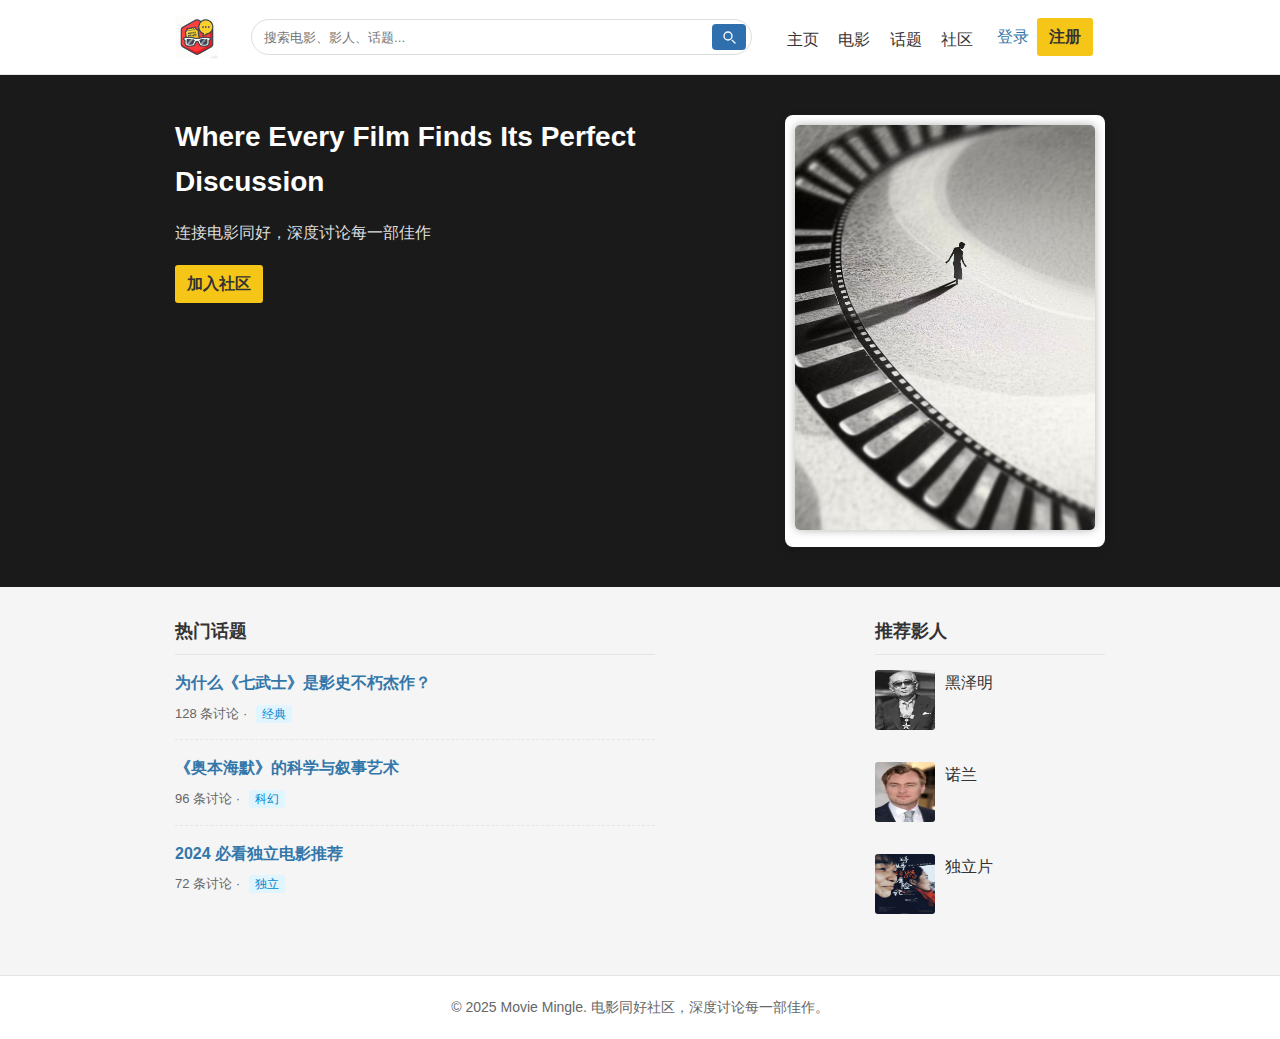
<file: index.html>
<!DOCTYPE html>
<html lang="en">
<head>
  <meta charset="UTF-8">
  <meta name="viewport" content="width=device-width, initial-scale=1.0">
  <meta name="description" content="Movie Mingle is more than just a film information platform. The platform enables precise connections among cinephiles: whether you're a Kurosawa enthusiast...">
  <title>Movie Mingle:|A Community of Cinephiles Under the Light </title>
  <link rel="stylesheet" href="styles.css">
  <link rel="icon" href="favicon.ico">
</head>
<body>
    <!-- 顶部导航 -->
    <header class="header">
        <div class="container clearfix">
            <div class="logo left">
                <!-- 使用 imgs/favicon.jpg 作为静态 logo（不可点击） -->
                <h1><img src="imgs/favicon.jpg" alt="Movie Mingle" class="logo-img" /></h1>
            </div>
            <div class="search left">
                <form>
                    <input type="text" placeholder="搜索电影、影人、话题...">
                    <button type="submit" class="search-btn" aria-label="search">
                      <!-- inline SVG magnifier -->
                      <svg width="16" height="16" viewBox="0 0 24 24" fill="none" xmlns="http://www.w3.org/2000/svg"><path d="M21 21l-4.35-4.35" stroke="#fff" stroke-width="2" stroke-linecap="round" stroke-linejoin="round"/><circle cx="10.5" cy="10.5" r="6" stroke="#fff" stroke-width="2" stroke-linecap="round" stroke-linejoin="round"/></svg>
                    </button>
                </form>
            </div>
            <div class="menu right">
                <a href="index.html" class="menu-item">主页</a>
                <a href="movies.html" class="menu-item">电影</a>
                <a href="topics.html" class="menu-item">话题</a>
                <a href="community.html" class="menu-item">社区</a>
            </div>
            <div id="header-user" class="header-user"></div>
        </div>
    </header>

    <!-- 横幅区域 -->
    <div class="banner">
        <div class="container clearfix">
            <div class="slogan left">
                <h2>Where Every Film Finds Its Perfect Discussion</h2>
                <p>连接电影同好，深度讨论每一部佳作</p>
                <a href="community.html" class="btn">加入社区</a>
            </div>
            <div class="banner-img right">
                <!-- 修正图片路径 -->
                                    <div class="img-card">
                                        <img src="imgs/background.jpg" alt="电影胶片背景">
                                    </div>
            </div>
        </div>
    </div>

    <!-- 核心内容区 -->
    <div class="main">
        <div class="container clearfix">
    

            <!-- 中栏：热门话题 -->
            <section class="content-middle left">
                <h3>热门话题</h3>
                <ul class="topic-list">
                    <li>
                        <h4><a href="movie-detail.html?id=seven-samurai">为什么《七武士》是影史不朽杰作？</a></h4>
                        <p class="meta"><i class="fa-solid fa-comment"></i> 128 条讨论 · <span class="tag">经典</span></p>
                    </li>
                    <li>
                        <h4><a href="movie-detail.html?id=oppenheimer">《奥本海默》的科学与叙事艺术</a></h4>
                        <p class="meta"><i class="fa-solid fa-comment"></i> 96 条讨论 · <span class="tag">科幻</span></p>
                    </li>
                    <li>
                        <h4><a href="topics.html">2024 必看独立电影推荐</a></h4>
                        <p class="meta"><i class="fa-solid fa-comment"></i> 72 条讨论 · <span class="tag">独立</span></p>
                    </li>
                </ul>
            </section>

            <!-- 右栏：推荐影人 -->
            <aside class="aside-right right">
                <h3>推荐影人</h3>
                <ul class="user-list">
                    <li>
                        <!-- 修正图片路径 -->
                        <img src="imgs/kurosawa.jpg" alt="用户头像" class="avatar">
                        <p>黑泽明</p><br><br>
                    </li>
                    <li>
                        <!-- 修正图片路径 -->
                        <img src="imgs/christopher-nolan.jpg" alt="用户头像" class="avatar">
                        <p>诺兰</p><br><br>
                    </li>
                    <li>
                        <!-- 修正图片路径 -->
                        <img src="imgs/indie-film.jpg" alt="用户头像" class="avatar">
                        <p>独立片</p>
                    </li>
                </ul>
            </aside>
        </div>
    </div>

    <!-- 页脚 -->
    <footer class="footer">
        <div class="container">
            <p>&copy; 2025 Movie Mingle. 电影同好社区，深度讨论每一部佳作。</p>
        </div>
    </footer>
    <script src="scripts/site-auth.js"></script>
    <script>siteAuth.renderHeader();</script>
    <script src="scripts/search.js"></script>
    <script>if(window.searchHandler && searchHandler.init) searchHandler.init();</script>
</body>
</html>
</file>
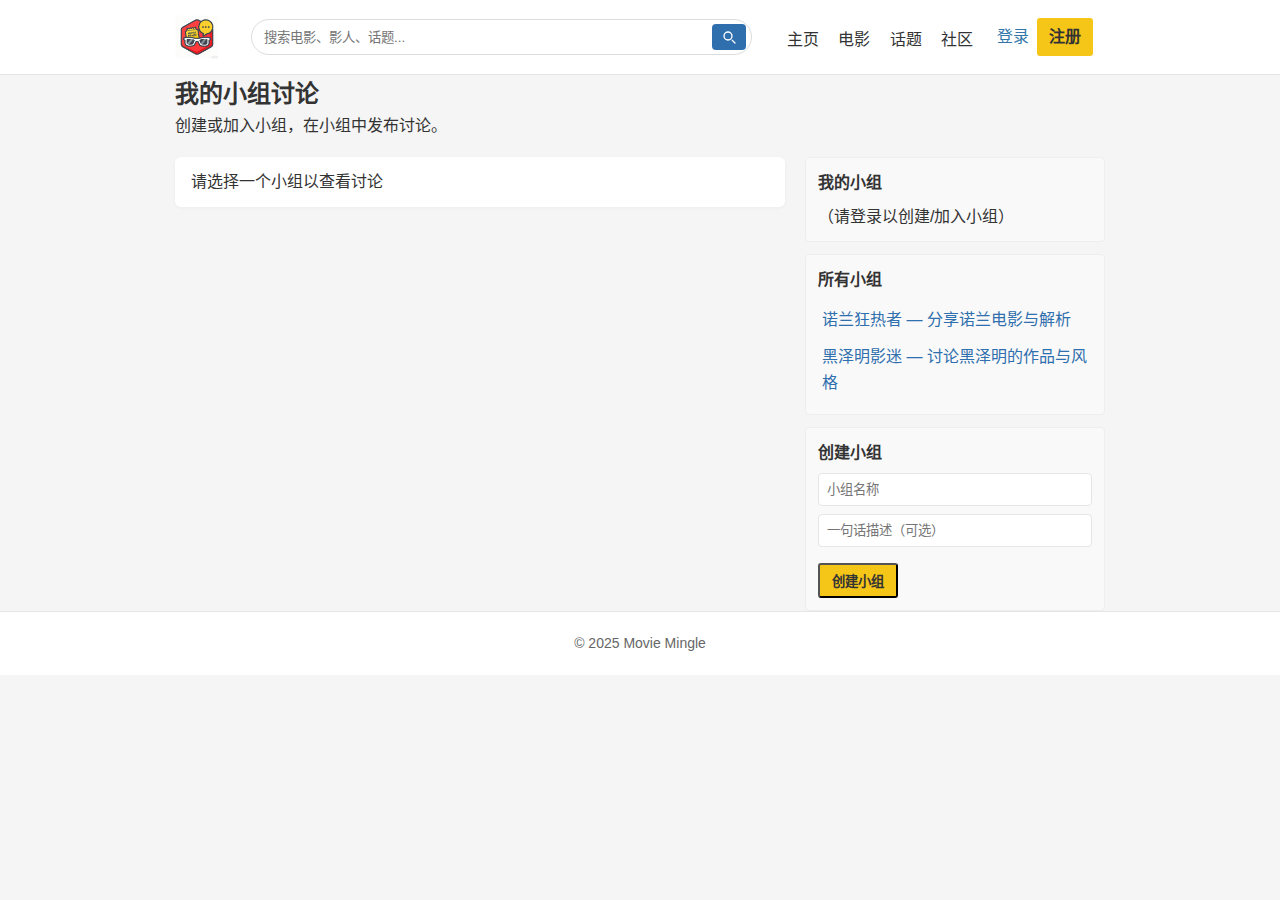
<file: community.html>
<!DOCTYPE html>
<html lang="zh-CN">
<head>
  <meta charset="utf-8">
  <meta name="viewport" content="width=device-width, initial-scale=1">
  <title>社区 · Movie Mingle</title>
  <link rel="stylesheet" href="styles.css">
</head>
<body>
  <header class="header">
    <div class="container clearfix">
      <div class="logo left"><h1><img src="imgs/favicon.jpg" alt="Movie Mingle" class="logo-img"/></h1></div>
      <div class="search left">
        <form>
          <input type="text" placeholder="搜索电影、影人、话题...">
          <button type="submit" class="search-btn" aria-label="search"><svg width="16" height="16" viewBox="0 0 24 24" fill="none" xmlns="http://www.w3.org/2000/svg"><path d="M21 21l-4.35-4.35" stroke="#fff" stroke-width="2" stroke-linecap="round" stroke-linejoin="round"/><circle cx="10.5" cy="10.5" r="6" stroke="#fff" stroke-width="2" stroke-linecap="round" stroke-linejoin="round"/></svg></button>
        </form>
      </div>
      <div class="menu right">
        <a href="index.html" class="menu-item">主页</a>
        <a href="movies.html" class="menu-item">电影</a>
        <a href="topics.html" class="menu-item">话题</a>
        <a href="community.html" class="menu-item">社区</a>
      </div>
      <div id="header-user" class="header-user"></div>
    </div>
  </header>

  <main class="container">
    <h2>我的小组讨论</h2>
    <p>创建或加入小组，在小组中发布讨论。</p>

    <div class="groups-layout">
      <section class="groups-main" aria-label="小组内容">
        <div id="group-header" class="group-header">请选择一个小组以查看讨论</div>

        <div id="group-compose" class="group-compose" style="display:none">
          <form id="post-form">
            <input id="post-title" name="title" placeholder="讨论标题" required>
            <textarea id="post-content" name="content" placeholder="写下你的想法..." required></textarea>
            <div class="compose-actions">
              <button type="submit" class="btn">发布讨论</button>
            </div>
          </form>
        </div>

        <div id="group-posts" class="group-posts">
          <!-- 帖子列表由 scripts/groups.js 渲染 -->
        </div>
      </section>

      <aside class="groups-aside" aria-label="小组侧栏">
        <div class="box">
          <h3>我的小组</h3>
          <div id="my-groups">暂无（登录后创建）</div>
        </div>

        <div class="box" style="margin-top:12px">
          <h3>所有小组</h3>
          <div id="groups-list">正在加载小组…</div>
        </div>

        <div class="box" style="margin-top:12px">
          <h3>创建小组</h3>
          <form id="create-group-form">
            <input id="group-name" name="name" placeholder="小组名称" required>
            <input id="group-desc" name="desc" placeholder="一句话描述（可选）">
            <div style="margin-top:8px"><button type="submit" class="btn">创建小组</button></div>
          </form>
        </div>
      </aside>
    </div>
  </main>

  <footer class="footer">
    <div class="container">&copy; 2025 Movie Mingle</div>
  </footer>
  <script src="scripts/site-auth.js"></script>
  <script src="scripts/groups.js"></script>
  <script>siteAuth.renderHeader();</script>
  <script>if(window.groups) groups.init();</script>
</body>
</html>
</file>
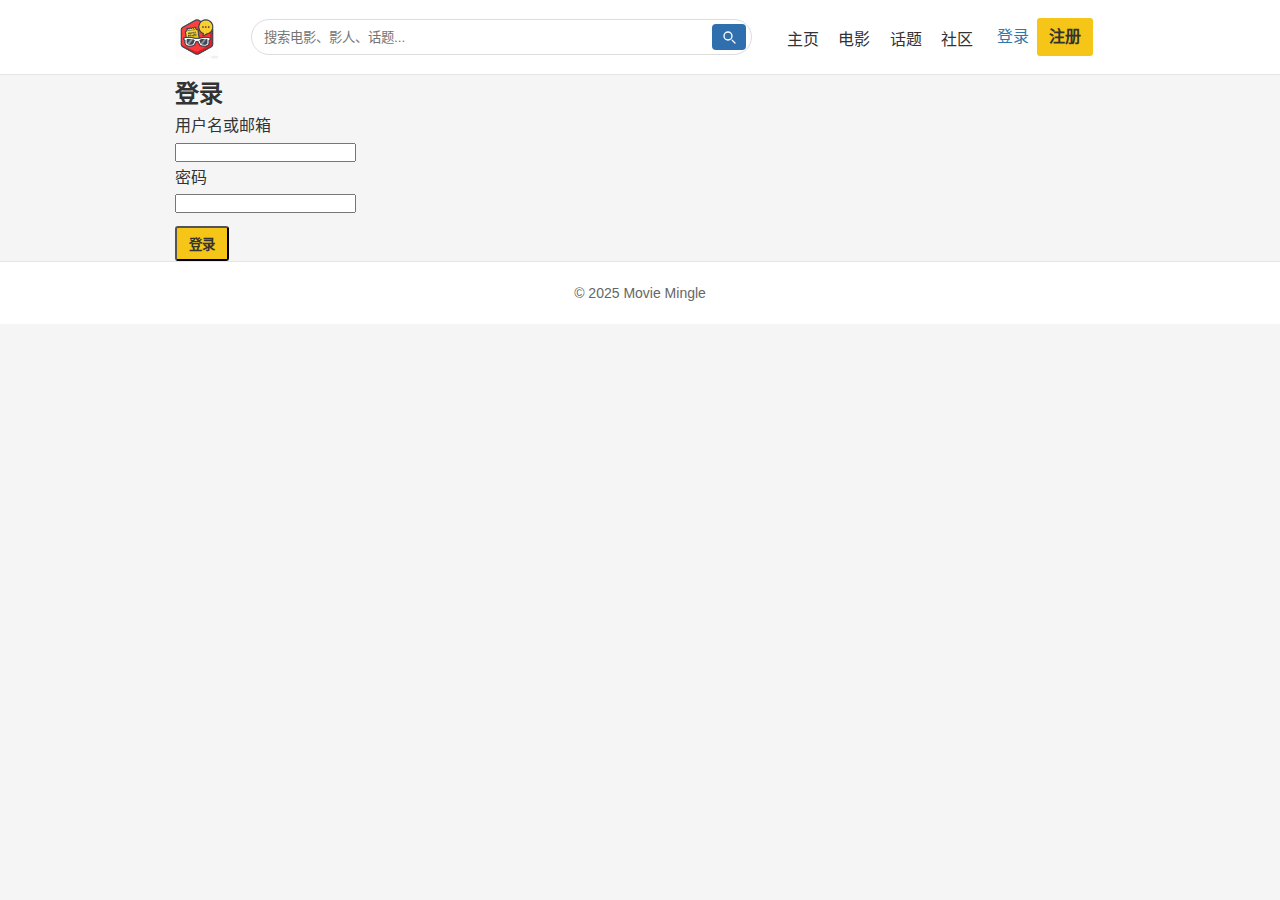
<file: login.html>
<!DOCTYPE html>
<html lang="zh-CN">
  <head>
    <meta charset="utf-8">
    <meta name="viewport" content="width=device-width, initial-scale=1">
    <title>登录 · Movie Mingle</title>
    <link rel="icon" type="image/jpeg" href="imgs/favicon.jpg">
    <link rel="stylesheet" href="styles.css">
  </head>
<body>
  <header class="header">
    <div class="container clearfix">
      <div class="logo left"><h1><img src="imgs/favicon.jpg" alt="Movie Mingle" class="logo-img"/></h1></div>
      <div class="search left">
        <form>
          <input type="text" placeholder="搜索电影、影人、话题...">
          <button type="submit" class="search-btn" aria-label="search"><svg width="16" height="16" viewBox="0 0 24 24" fill="none" xmlns="http://www.w3.org/2000/svg"><path d="M21 21l-4.35-4.35" stroke="#fff" stroke-width="2" stroke-linecap="round" stroke-linejoin="round"/><circle cx="10.5" cy="10.5" r="6" stroke="#fff" stroke-width="2" stroke-linecap="round" stroke-linejoin="round"/></svg></button>
        </form>
      </div>
      <div class="menu right">
        <a href="index.html" class="menu-item">主页</a>
        <a href="movies.html" class="menu-item">电影</a>
        <a href="topics.html" class="menu-item">话题</a>
        <a href="community.html" class="menu-item">社区</a>
      </div>
      <div id="header-user" class="header-user"></div>
    </div>
  </header>

  <main class="container">
    <h2>登录</h2>
    <form id="login-form">
      <div>
        <label>用户名或邮箱</label><br>
        <input type="text" name="who" />
      </div>
      <div>
        <label>密码</label><br>
        <input type="password" name="password" />
      </div>
      <div style="margin-top:10px;">
        <button class="btn" type="submit">登录</button>
      </div>
    </form>
    <script src="scripts/site-auth.js"></script>
    <script>
      document.getElementById('login-form').addEventListener('submit', siteAuth.loginSubmit);
      siteAuth.renderHeader();
    </script>
  </main>

  <footer class="footer">
    <div class="container">&copy; 2025 Movie Mingle</div>
  </footer>
</body>
</html>
</file>
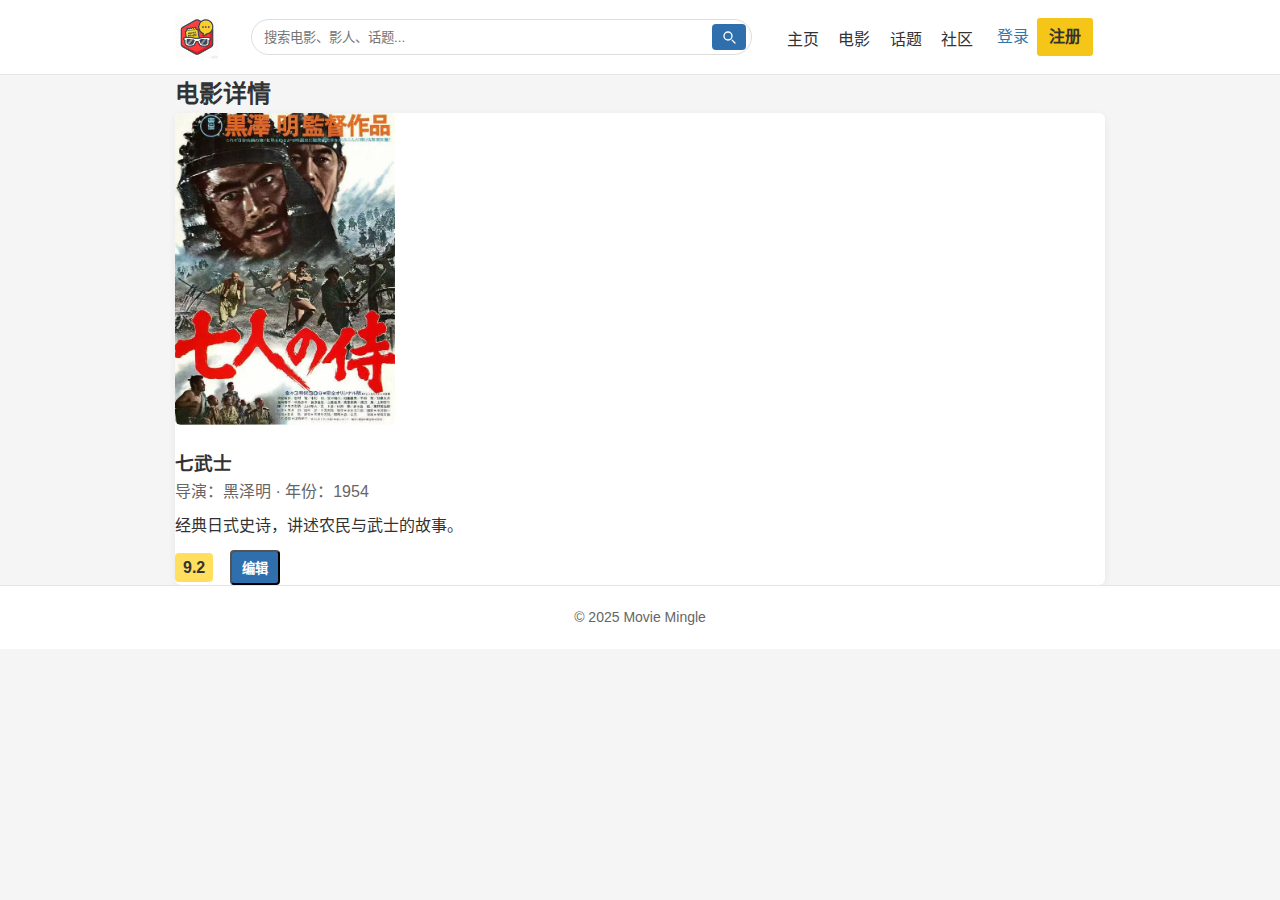
<file: movie-detail.html>
<!DOCTYPE html>
<html lang="zh-CN">
<head>
  <meta charset="utf-8">
  <meta name="viewport" content="width=device-width, initial-scale=1">
  <title>电影详情 · Movie Mingle</title>
    <link rel="icon" type="image/jpeg" href="imgs/favicon.jpg">
  <link rel="stylesheet" href="styles.css">
</head>
<body>
  <header class="header">
    <div class="container clearfix">
      <div class="logo left"><h1><img src="imgs/favicon.jpg" alt="Movie Mingle" class="logo-img"/></h1></div>
      <div class="search left">
        <form>
          <input type="text" placeholder="搜索电影、影人、话题...">
          <button type="submit" class="search-btn" aria-label="search"><svg width="16" height="16" viewBox="0 0 24 24" fill="none" xmlns="http://www.w3.org/2000/svg"><path d="M21 21l-4.35-4.35" stroke="#fff" stroke-width="2" stroke-linecap="round" stroke-linejoin="round"/><circle cx="10.5" cy="10.5" r="6" stroke="#fff" stroke-width="2" stroke-linecap="round" stroke-linejoin="round"/></svg></button>
        </form>
      </div>
      <div class="menu right">
        <a href="index.html" class="menu-item">主页</a>
        <a href="movies.html" class="menu-item">电影</a>
        <a href="topics.html" class="menu-item">话题</a>
        <a href="community.html" class="menu-item">社区</a>
      </div>
      <div id="header-user" class="header-user"></div>
    </div>
  </header>

  <main class="container">
    <h2>电影详情</h2>
  
    <section class="movie" id="movie-detail">
      <!-- 由 scripts/movie-detail.js 渲染 -->
      <div class="movie-card" style="display:flex; gap:16px; align-items:flex-start">
        <div id="poster-wrap">
          <img id="movie-poster" src="imgs/seven-samurai.jpg" alt="海报" style="width:220px; border-radius:6px;">
        </div>
        <div style="flex:1">
          <h3 id="movie-title">—</h3>
          <div id="movie-meta" style="color:#666; margin-bottom:8px">导演：<span id="movie-director">—</span> · 年份：<span id="movie-year">—</span></div>
          <div id="movie-desc" style="color:#333; white-space:pre-wrap;">（暂无简介）</div>
          <div style="margin-top:12px">
            <span id="movie-rating" class="rating" style="background:#ffdf5d;padding:6px 8px;border-radius:4px;font-weight:700;">—</span>
            <button id="edit-movie-btn" class="btn" style="margin-left:12px">编辑</button>
          </div>
        </div>
      </div>

      <!-- 编辑表单（隐藏，切换显示） -->
      <div id="movie-edit" style="display:none; margin-top:14px; background:#fff; padding:12px; border-radius:6px; border:1px solid #eee;">
        <form id="movie-edit-form">
          <div style="display:flex; gap:12px; align-items:flex-start">
            <div style="width:220px">
              <img id="edit-poster-preview" src="imgs/seven-samurai.jpg" alt="预览" style="width:100%; border-radius:6px; margin-bottom:8px">
              <input id="edit-poster-file" type="file" accept="image/*">
            </div>
            <div style="flex:1">
              <input id="edit-title" placeholder="片名" style="width:100%; padding:8px; margin-bottom:8px;">
              <input id="edit-director" placeholder="导演" style="width:48%; padding:8px; margin-right:4%;">
              <input id="edit-year" placeholder="年份" style="width:48%; padding:8px;">
              <textarea id="edit-desc" placeholder="简介" style="width:100%; height:120px; margin-top:8px; padding:8px"></textarea>
              <div style="margin-top:8px">
                <button class="btn" type="submit">保存</button>
                <button id="cancel-edit" type="button" class="btn" style="margin-left:8px; background:#eee">取消</button>
              </div>
            </div>
          </div>
        </form>
      </div>
    </section>   
  </main>

  <footer class="footer">
    <div class="container">&copy; 2025 Movie Mingle</div>
  </footer>
  <script src="scripts/site-auth.js"></script>
  <script src="scripts/movie-detail.js"></script>
  <script>siteAuth.renderHeader();</script>
  <script>if(window.movieDetail) movieDetail.init();</script>
</body>
</html>
</file>
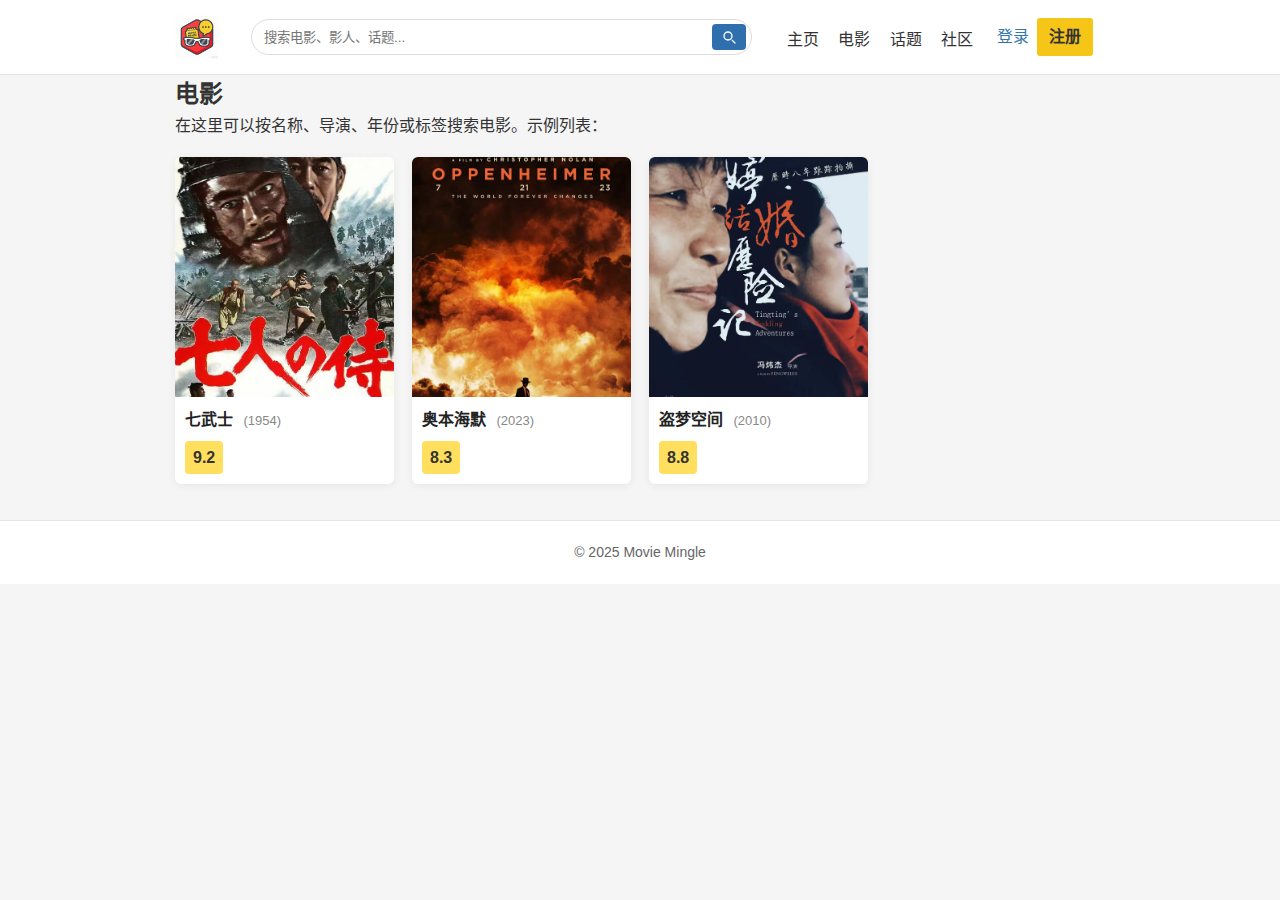
<file: movies.html>
<!DOCTYPE html>
<html lang="zh-CN">
<head>
  <meta charset="utf-8">
  <meta name="viewport" content="width=device-width, initial-scale=1">
  <title>电影 · Movie Mingle</title>
  <link rel="stylesheet" href="styles.css">
</head>
<body>
  <header class="header">
    <div class="container clearfix">
      <div class="logo left"><h1><img src="imgs/favicon.jpg" alt="Movie Mingle" class="logo-img"/></h1></div>
      <div class="search left">
        <form>
          <input type="text" placeholder="搜索电影、影人、话题...">
          <button type="submit" class="search-btn" aria-label="search"><svg width="16" height="16" viewBox="0 0 24 24" fill="none" xmlns="http://www.w3.org/2000/svg"><path d="M21 21l-4.35-4.35" stroke="#fff" stroke-width="2" stroke-linecap="round" stroke-linejoin="round"/><circle cx="10.5" cy="10.5" r="6" stroke="#fff" stroke-width="2" stroke-linecap="round" stroke-linejoin="round"/></svg></button>
        </form>
      </div>
      <div class="menu right">
        <a href="index.html" class="menu-item">主页</a>
        <a href="movies.html" class="menu-item">电影</a>
        <a href="topics.html" class="menu-item">话题</a>
        <a href="community.html" class="menu-item">社区</a>
      </div>
      <div id="header-user" class="header-user"></div>
    </div>
  </header>

  <main class="container">
    <h2>电影</h2>
    <p>在这里可以按名称、导演、年份或标签搜索电影。示例列表：</p>

    <!-- 电影卡片网格 （由 scripts/movies.js 动态渲染） -->
    <section id="movies-grid" class="movies-grid" aria-label="电影列表">
      <!-- cards inserted here -->
    </section>
  </main>

  <footer class="footer">
    <div class="container">&copy; 2025 Movie Mingle</div>
  </footer>
  <script src="scripts/site-auth.js"></script>
  <script>siteAuth.renderHeader();</script>
  <script src="scripts/movies.js"></script>
  <script>if(window.moviesList && moviesList.init) moviesList.init();</script>
  <script src="scripts/search.js"></script>
  <script>if(window.searchHandler && searchHandler.init) searchHandler.init();</script>
</body>
</html>
</file>
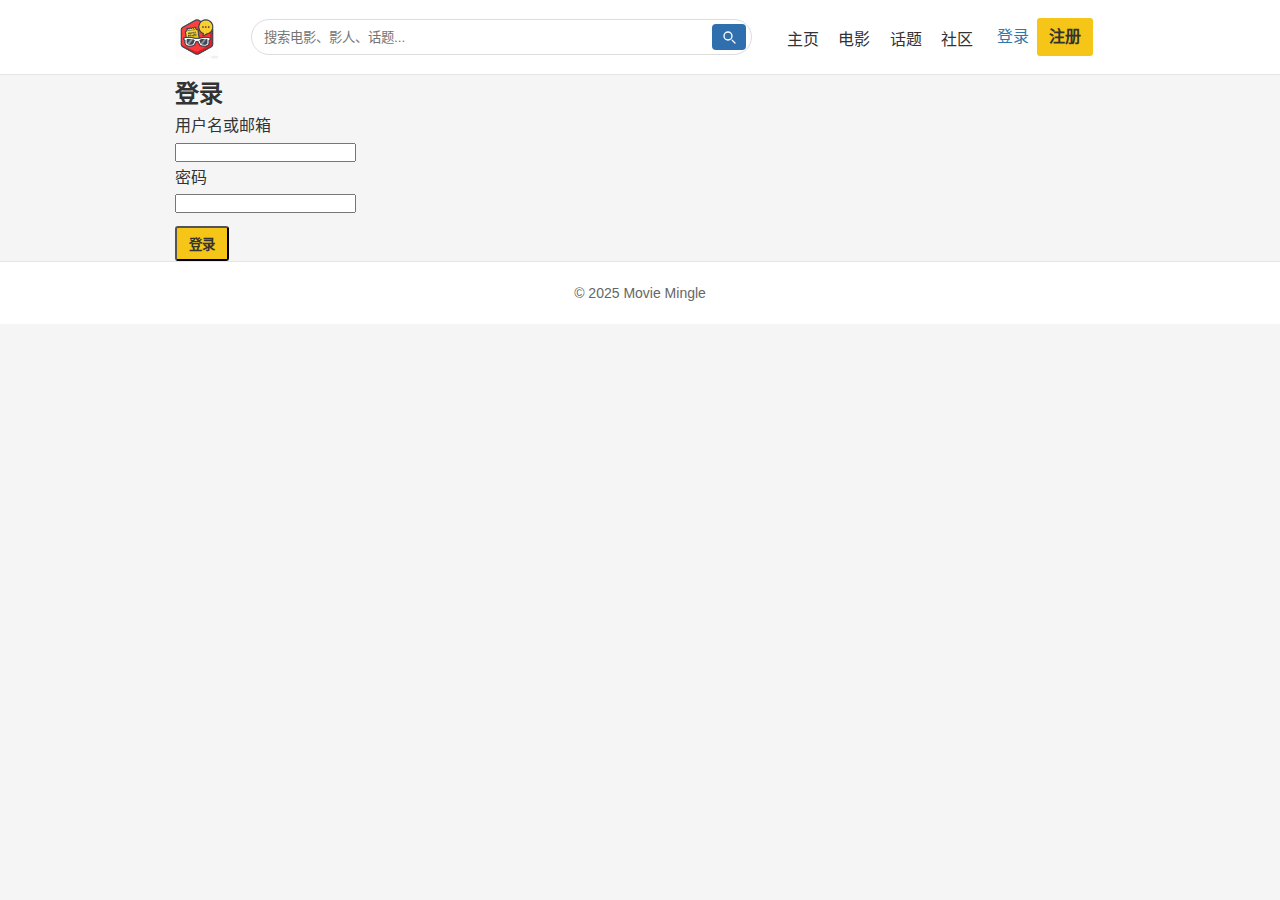
<file: profile.html>
<!DOCTYPE html>
<html lang="zh-CN">
<head>
  <meta charset="utf-8">
  <meta name="viewport" content="width=device-width, initial-scale=1">
  <title>个人主页 · Movie Mingle</title>
  <link rel="stylesheet" href="styles.css">
</head>
<body>
  <header class="header">
    <div class="container clearfix">
      <div class="logo left"><h1><img src="imgs/favicon.jpg" alt="Movie Mingle" class="logo-img"></h1></div>
      <div class="search left">
        <form>
          <input type="text" placeholder="搜索电影、影人、话题...">
          <button type="submit" class="search-btn" aria-label="search"><svg width="16" height="16" viewBox="0 0 24 24" fill="none" xmlns="http://www.w3.org/2000/svg"><path d="M21 21l-4.35-4.35" stroke="#fff" stroke-width="2" stroke-linecap="round" stroke-linejoin="round"/><circle cx="10.5" cy="10.5" r="6" stroke="#fff" stroke-width="2" stroke-linecap="round" stroke-linejoin="round"/></svg></button>
        </form>
      </div>
      <div class="menu right">
        <a href="index.html" class="menu-item">主页</a>
        <a href="movies.html" class="menu-item">电影</a>
        <a href="topics.html" class="menu-item">话题</a>
        <a href="community.html" class="menu-item">社区</a>
      </div>
      <div id="header-user" class="header-user"></div>
    </div>
  </header>

  <div class="container main profile-page">
    <div class="profile-left" style="float:left; width:65%;">
      <h2>个人主页 · <span id="profile-name"></span></h2>
      <div class="profile-card" style="display:flex; gap:12px; align-items:center; margin:12px 0 18px;">
        <img id="profile-avatar" src="imgs/kurosawa.jpg" alt="avatar" style="width:96px; height:96px; object-fit:cover; border-radius:6px;">
        <div style="flex:1">
          <div style="display:flex; gap:12px; align-items:center;">
            <div><strong id="profile-display-name"></strong></div>
            <div style="color:#666; font-size:13px;">· 帖子 <span id="profile-posts-count">0</span></div>
            <div style="color:#666; font-size:13px;">· 粉丝 <span id="profile-followers-count">0</span></div>
            <div style="color:#666; font-size:13px;">· 关注 <span id="profile-following-count">0</span></div>
          </div>
          <div id="profile-bio-display" style="color:#666; margin-top:6px;">（未填写个人简介）</div>
          <div style="margin-top:8px; display:flex; gap:8px; align-items:center;" id="profile-actions">
            <div><button id="edit-profile-btn" class="btn">编辑资料</button></div>
          </div>
        </div>
      </div>
      <div id="profile-message-box" style="display:none; margin-bottom:12px;">
        <form id="profile-message-form" class="box" style="padding:10px; background:#fff;">
          <div><label>发送私信给 <strong id="profile-message-to"></strong></label></div>
          <div style="margin-top:6px;"><textarea id="profile-message-text" style="width:100%; height:80px; padding:8px;"></textarea></div>
          <div style="margin-top:8px;"><button class="btn" type="submit">发送</button></div>
        </form>
      </div>
      <div id="profile-edit-box" style="display:none; margin-bottom:18px;">
        <form id="profile-edit-form" class="box" style="background:#fff; padding:12px;">
          <div>
            <label>显示名称</label><br>
            <input id="profile-display" type="text" placeholder="显示名称，默认为用户名" style="width:100%; padding:8px; margin-top:6px;" />
          </div>
          <div style="margin-top:8px;">
            <label>个人简介</label><br>
            <textarea id="profile-bio" style="width:100%; height:80px; padding:8px; margin-top:6px;"></textarea>
          </div>
          <div style="margin-top:8px;">
            <label>头像上传（可选，支持 JPG/PNG）</label><br>
            <input id="profile-avatar-file" type="file" accept="image/*" style="margin-top:6px;" />
          </div>
          <div style="margin-top:10px;"><button class="btn" type="submit">保存资料</button></div>
        </form>
      </div>
      <div class="composer">
        <form id="compose-form">
          <textarea id="compose-text" placeholder="此刻你想要分享..." style="width:100%; height:60px; padding:8px;"></textarea>
          <div style="margin-top:8px;"><button class="btn" type="submit">发布</button></div>
        </form>
      </div>

      <div id="feed" style="margin-top:18px;"></div>
    </div>

    <aside class="profile-right" style="float:right; width:30%;">
      <div class="box">
        <h4>正在发生</h4>
        <ul>
          <li>热门话题</li>
          <li>推荐清单</li>
        </ul>
      </div>
      <div class="box" style="margin-top:12px;">
        <h4>你可能喜欢</h4>
        <img src="imgs/oppenheimer.jpg" alt="推荐" style="width:100%; border-radius:4px;"/>
      </div>
    </aside>

    <div style="clear:both"></div>
  </div>

  <footer class="footer">
    <div class="container">&copy; 2025 Movie Mingle</div>
  </footer>

  <script src="scripts/site-auth.js"></script>
  <script>
    // prepare sample posts and render
    siteAuth.ensureSamplePosts();
    // decide whether we're viewing someone else's profile via ?user=USERNAME
    siteAuth.renderHeader();
    const params = new URLSearchParams(window.location.search);
    const targetUser = params.get('user');
    const cur = siteAuth.getCurrentUser();
    // If targetUser is present but equals current logged-in user, treat as own profile (allow editing).
    if(targetUser){
      if(cur && cur.username === targetUser){
        // own profile (URL contains ?user=current) - treat as own
        siteAuth.renderProfile();
        siteAuth.wireProfileEditor();
      } else {
        // viewing someone else's profile
        siteAuth.renderProfile(targetUser);
        // show the recipient in the message box
        const toSpan = document.getElementById('profile-message-to'); if(toSpan) toSpan.textContent = targetUser;
        // do not wire editor when viewing others
      }
    } else {
      // no user param - own profile
      siteAuth.renderProfile();
      siteAuth.wireProfileEditor();
    }
  </script>
</body>
</html>
</file>
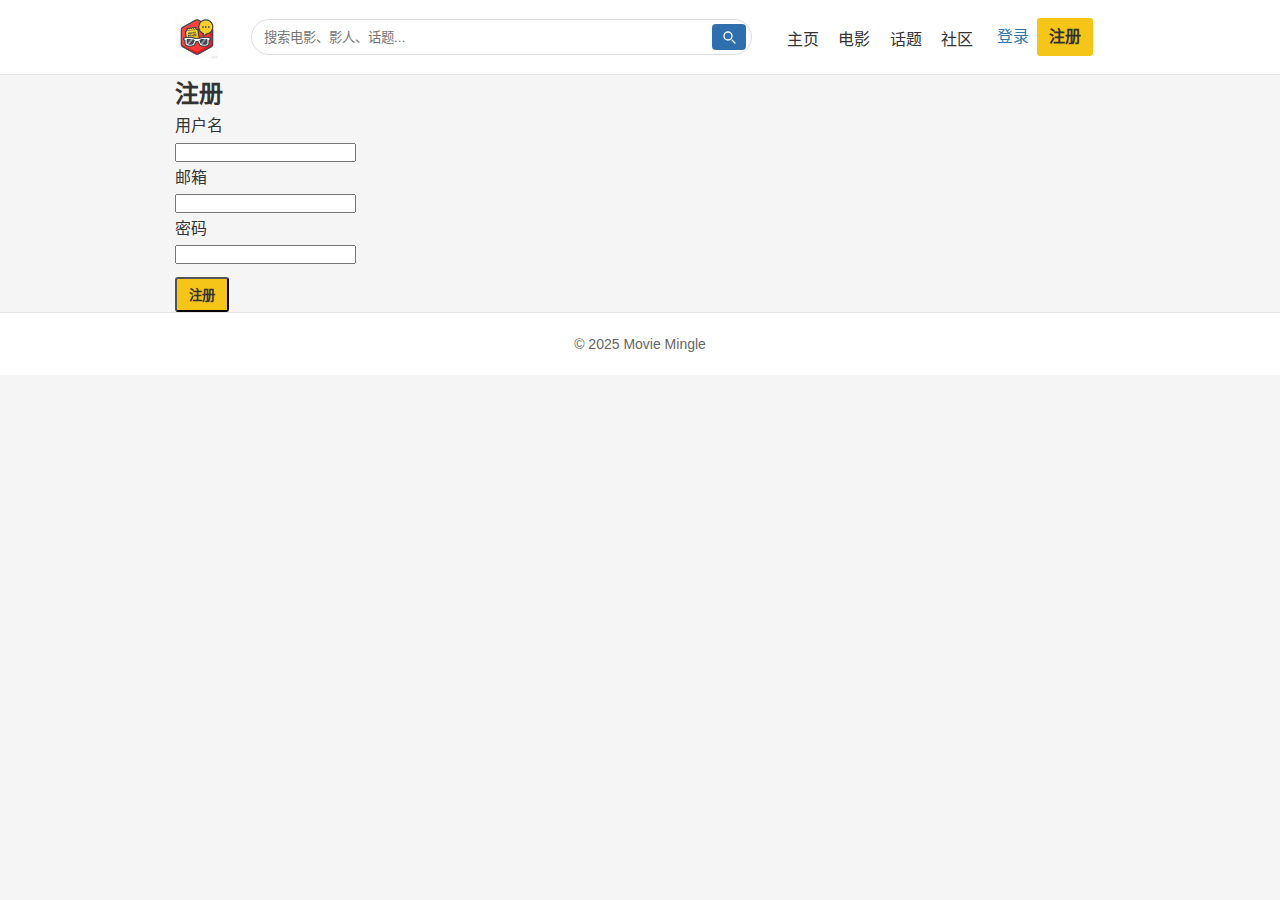
<file: register.html>
<!DOCTYPE html>
<html lang="zh-CN">
<head>
  <meta charset="utf-8">
  <meta name="viewport" content="width=device-width, initial-scale=1">
  <title>注册 · Movie Mingle</title>
  <link rel="stylesheet" href="styles.css">
</head>
<body>
  <header class="header">
    <div class="container clearfix">
      <div class="logo left"><h1><img src="imgs/favicon.jpg" alt="Movie Mingle" class="logo-img"/></h1></div>
      <div class="search left">
        <form>
          <input type="text" placeholder="搜索电影、影人、话题...">
          <button type="submit" class="search-btn" aria-label="search"><svg width="16" height="16" viewBox="0 0 24 24" fill="none" xmlns="http://www.w3.org/2000/svg"><path d="M21 21l-4.35-4.35" stroke="#fff" stroke-width="2" stroke-linecap="round" stroke-linejoin="round"/><circle cx="10.5" cy="10.5" r="6" stroke="#fff" stroke-width="2" stroke-linecap="round" stroke-linejoin="round"/></svg></button>
        </form>
      </div>
      <div class="menu right">
        <a href="index.html" class="menu-item">主页</a>
        <a href="movies.html" class="menu-item">电影</a>
        <a href="topics.html" class="menu-item">话题</a>
        <a href="community.html" class="menu-item">社区</a>
      </div>
      <div id="header-user" class="header-user"></div>
    </div>
  </header>

  <main class="container">
    <h2>注册</h2>
    <form id="register-form">
      <div>
        <label>用户名</label><br>
        <input type="text" name="username" />
      </div>
      <div>
        <label>邮箱</label><br>
        <input type="email" name="email" />
      </div>
      <div>
        <label>密码</label><br>
        <input type="password" name="password" />
      </div>
      <div style="margin-top:10px;">
        <button class="btn" type="submit">注册</button>
      </div>
    </form>
    <script src="scripts/site-auth.js"></script>
    <script>
      document.getElementById('register-form').addEventListener('submit', siteAuth.registerSubmit);
      siteAuth.renderHeader();
    </script>
  </main>

  <footer class="footer">
    <div class="container">&copy; 2025 Movie Mingle</div>
  </footer>
</body>
</html>
</file>
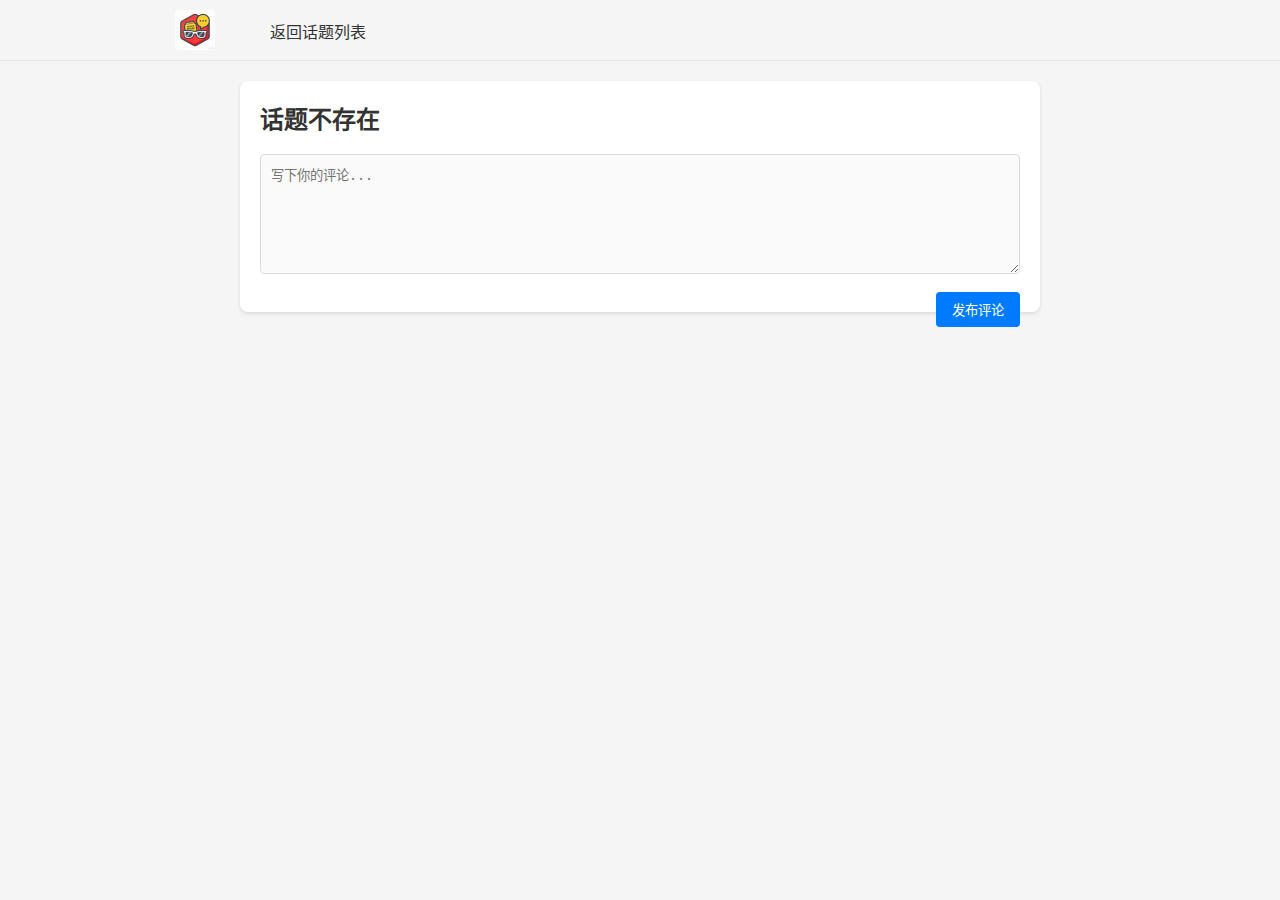
<file: topic-detail.html>
<!DOCTYPE html>
<html lang="zh-CN">
<head>
  <meta charset="utf-8">
  <meta name="viewport" content="width=device-width, initial-scale=1">
  <title>话题讨论 · Movie Mingle</title>
  <link rel="stylesheet" href="styles.css">
  <style>
    .comment-container {
      margin: 20px auto;
      max-width: 800px;
      padding: 20px;
      background: #fff;
      border-radius: 8px;
      box-shadow: 0 2px 4px rgba(0,0,0,0.1);
    }
    .comment-input {
      width: 100%;
      min-height: 120px;
      padding: 10px;
      border: 1px solid #ddd;
      border-radius: 4px;
      margin-bottom: 10px;
      resize: vertical;
    }
    .submit-btn {
      background: #007bff;
      color: white;
      border: none;
      padding: 8px 16px;
      border-radius: 4px;
      cursor: pointer;
      float: right;
    }
    .topic-title {
      margin-bottom: 15px;
      color: #333;
    }
  </style>
</head>
<body>
  <header class="header" style="background: #f5f5f5; padding: 10px 0;">
    <div class="container clearfix">
      <div class="logo left"><h1><img src="imgs/favicon.jpg" alt="Movie Mingle" class="logo-img" style="height:40px;"/></h1></div>
      <div class="menu right">
        <a href="topics.html" class="menu-item">返回话题列表</a>
      </div>
    </div>
  </header>

  <main class="container">
    <div class="comment-container">
      <h2 class="topic-title" id="topic-name"></h2>
      <textarea class="comment-input" placeholder="写下你的评论..."></textarea>
      <button class="submit-btn">发布评论</button>
    </div>
  </main>

  <script src="scripts/site-auth.js"></script>
  <script>
    // 话题数据
    const topicMap = {
      't-1': { name: '关于秋冬的治愈瞬间', desc: '分享冬天让你幸福感爆棚的小确幸' },
      't-2': { name: '我的精神防寒套装', desc: '聊聊那些让人瞬间破防的校园/青春细节' },
      't-3': { name: '秋冬治愈系好味', desc: '冬天必须烤红薯！香气一出直接回血' },
      't-4': { name: '一代人有一代人的那修省钱法', desc: '你有哪些「抠门」但快乐的生活技巧？' },
      't-5': { name: '提名那些“买了就后悔”的冤大头单品', desc: '避雷清单，一起省钱' },
      't-6': { name: '从JK到AIP的记忆小震撼', desc: '校服到人工智能，青春与科技的碰撞' }
    };

    // 获取当前话题ID并显示话题名称
    const params = new URLSearchParams(window.location.search);
    const tid = params.get('id');
    const topic = topicMap[tid];
    
    if (topic) {
      document.getElementById('topic-name').textContent = topic.name;
    } else {
      document.querySelector('.topic-title').textContent = '话题不存在';
      document.querySelector('.comment-input').disabled = true;
      document.querySelector('.submit-btn').disabled = true;
    }

    // 发布评论功能
    document.querySelector('.submit-btn').addEventListener('click', function() {
      const commentText = document.querySelector('.comment-input').value.trim();
      if (commentText) {
        // 这里可以添加评论提交逻辑
        alert('评论发布成功！');
        document.querySelector('.comment-input').value = '';
      } else {
        alert('请输入评论内容');
      }
    });
  </script>
</body>
</html>
</file>
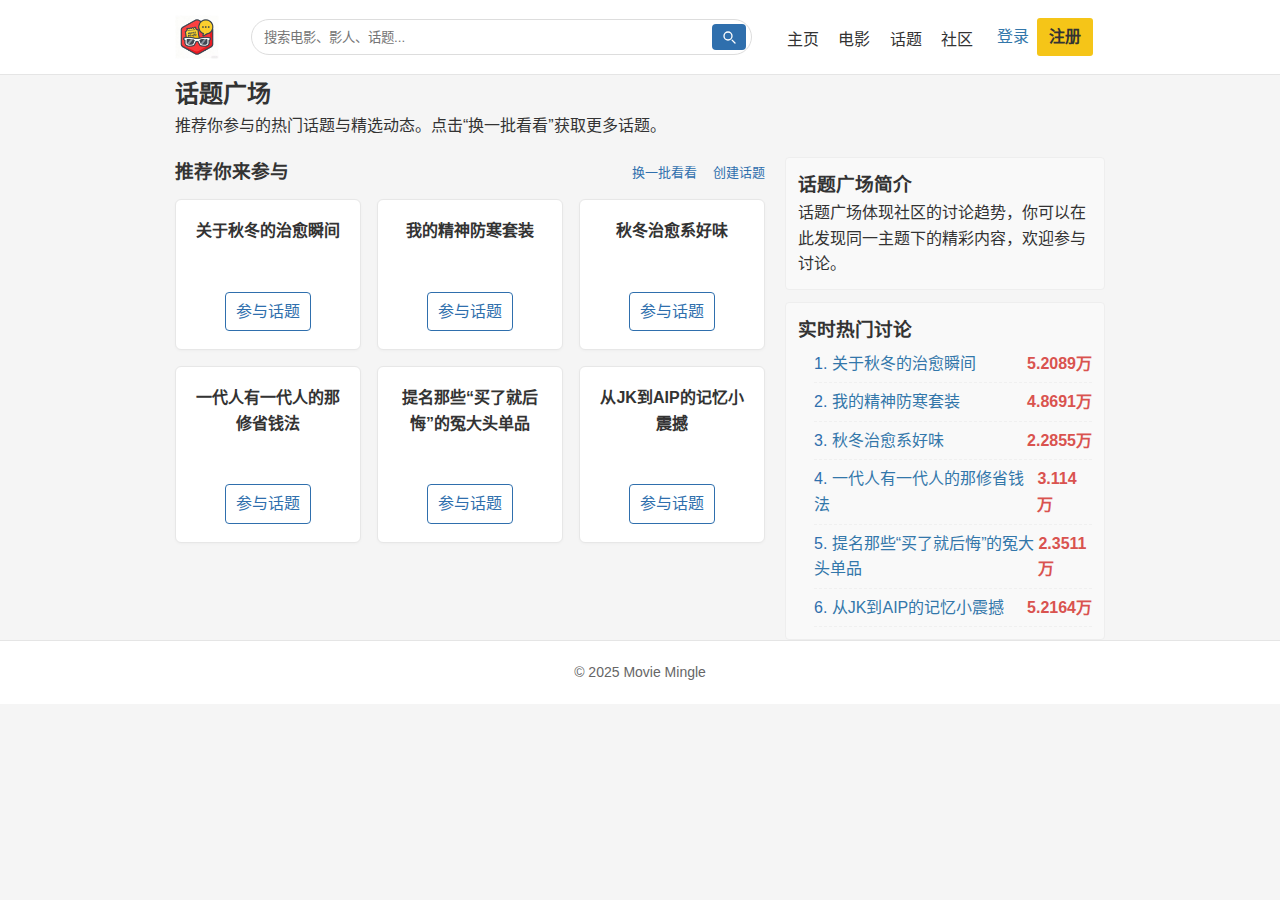
<file: topics.html>
<!DOCTYPE html>
<html lang="zh-CN">
<head>
  <meta charset="utf-8">
  <meta name="viewport" content="width=device-width, initial-scale=1">
  <title>话题 · Movie Mingle</title>
  <link rel="icon" type="image/jpeg" href="imgs/favicon.jpg">
  <link rel="stylesheet" href="styles.css">
</head>
<body>
  <header class="header">
    <div class="container clearfix">
      <div class="logo left"><h1><img src="imgs/favicon.jpg" alt="Movie Mingle" class="logo-img"/></h1></div>
      <div class="search left">
        <form>
          <input type="text" placeholder="搜索电影、影人、话题...">
          <button type="submit" class="search-btn" aria-label="search">
            <svg width="16" height="16" viewBox="0 0 24 24" fill="none"><path d="M21 21l-4.35-4.35" stroke="#fff" stroke-width="2" stroke-linecap="round" stroke-linejoin="round"/><circle cx="10.5" cy="10.5" r="6" stroke="#fff" stroke-width="2" stroke-linecap="round" stroke-linejoin="round"/></svg>
          </button>
        </form>
      </div>
      <div class="menu right">
        <a href="index.html" class="menu-item">主页</a>
        <a href="movies.html" class="menu-item">电影</a>
        <a href="topics.html" class="menu-item">话题</a>
        <a href="community.html" class="menu-item">社区</a>
      </div>
      <div id="header-user" class="header-user"></div>
    </div>
  </header>

  <main class="container">
    <h2>话题广场</h2>
    <p>推荐你参与的热门话题与精选动态。点击“换一批看看”获取更多话题。</p>

    <div class="topics-layout">
      <section class="topics-main">
        <div class="topics-recs-head">
          <h3>推荐你来参与</h3>
          <div>
            <a href="#" id="shuffle-topics" class="small-link">换一批看看</a>
            <a href="#" id="open-create-topic" class="small-link" style="margin-left:12px">创建话题</a>
          </div>
        </div>

        <div id="create-topic" class="create-topic" style="display:none; margin-bottom:12px;">
          <form id="create-topic-form">
            <input id="new-topic-name" name="name" placeholder="话题名称（必填）" required>
            <input id="new-topic-desc" name="desc" placeholder="一句话描述（可选）">
            <label style="display:block; font-size:13px; color:#666; margin-bottom:6px">上传封面图（可选，支持 jpg/png）</label>
            <input id="new-topic-image" name="image" type="file" accept="image/*">
            <div style="margin-top:8px;"><button class="btn" type="submit">创建话题</button></div>
          </form>
        </div>

        <div id="topic-cards" class="topic-cards"></div>
      </section>

      <aside class="topics-side">
        <div class="box">
          <h3>话题广场简介</h3>
          <p>话题广场体现社区的讨论趋势，你可以在此发现同一主题下的精彩内容，欢迎参与讨论。</p>
        </div>
        <div class="box" style="margin-top:12px">
          <h3>实时热门讨论</h3>
          <ol id="hot-topics" class="hot-topics"></ol>
        </div>
      </aside>
    </div>
  </main>

  <footer class="footer">
    <div class="container">&copy; 2025 Movie Mingle</div>
  </footer>

  <script src="scripts/site-auth.js"></script>
  <script src="scripts/topics.js"></script>
  <script>siteAuth.renderHeader();</script>
  <script src="scripts/search.js"></script>
  <script>if(window.searchHandler && searchHandler.init) searchHandler.init();</script>
  <script>if(window.topics) topics.init();</script>
</body>
</html>
</file>
<file: styles.css>
/* 全局重置与基础样式 */
* {
    margin: 0;
    padding: 0;
    box-sizing: border-box;
}

body {
    font-family: "Microsoft Yahei", sans-serif;
    color: #333;
    background-color: #f5f5f5;
    line-height: 1.6;
}

a {
    text-decoration: none;
    color: #37a;
}

a:hover {
    color: #005aa0;
}

ul {
    list-style: none;
}

/* 辅助类 */
.clearfix::after {
    content: "";
    display: block;
    clear: both;
}

.left {
    float: left;
}

.right {
    float: right;
}

.container {
    width: 950px;
    margin: 0 auto;
    padding: 0 10px;
}

.btn {
    display: inline-block;
    padding: 6px 12px;
    background-color: #f5c518;
    color: #333;
    border-radius: 3px;
    font-weight: bold;
}

.btn:hover {
    background-color: #f8d047;
    color: #333;
}

/* 头部导航 */
.header {
    background-color: #fff;
    border-bottom: 1px solid #e5e5e5;
    padding: 15px 0;
}

.header .logo {
    margin-right: 20px;
}

.header .logo a {
    display: block;
    width: 120px;
    height: 30px;
    text-indent: -9999px;
    background: #f5c518;
    color: #333;
    text-align: center;
    line-height: 30px;
    font-size: 18px;
    font-weight: bold;
}

/* 静态 logo 图片样式（用于 imgs/favicon.jpg），不可点击 */
.header .logo h1 {
    margin: 0;
}
.header .logo .logo-img {
    display: block;
    width: 120px;
    height: 30px;
    object-fit: cover;
    border-radius: 3px;
    pointer-events: none; /* 禁用鼠标事件，确保不可点击 */
}

/* 调整 logo 大小以完整显示图标 */
.header .logo .logo-img {
    height: 44px; /* 更高以完整显示 favicon.jpg */
    width: auto;
}

/* 搜索框：将提交按钮内嵌到输入框右侧 */
.header .search {
    width: 520px;
    margin-top: 0;
}
.header .search form {
    position: relative;
}
.header .search {
    width: 520px;
    margin-top: 0;
}
.header .search form {
    position: relative;
}
.header .search input {
    width: 100%;
    padding: 9px 44px 9px 12px; /* 右侧留出按钮空间 */
    border: 1px solid #ddd;
    border-radius: 20px; /* 圆角，接近示例 */
    outline: none;
    height: 36px;
    box-sizing: border-box;
}
.header .search input:focus {
    box-shadow: 0 0 0 3px rgba(37,120,180,0.08);
}
.header .search button.search-btn {
    position: absolute;
    right: 6px;
    top: 50%;
    transform: translateY(-50%);
    width: 34px;
    height: 26px;
    border-radius: 4px;
    border: none;
    background-color: #2f6fad; /* 深蓝色，类似示例 */
    color: #fff;
    cursor: pointer;
    font-size: 14px;
    line-height: 1;
    display: flex;
    align-items: center;
    justify-content: center;
}
.header .search button.search-btn:active,
.header .search button.search-btn:focus {
    outline: none;
}

/* 微调 header 菜单垂直对齐 */
.header .menu {
    margin-top: 6px;
}


.header .menu {
    margin-top: 5px;
}

.header .menu .menu-item {
    margin-left: 15px;
    color: #333;
}

.header .menu .btn {
    background-color: #f5c518;
    color: #333;
}

/* 横幅区域 */
.banner {
    background-color: #1a1a1a;
    color: #fff;
    padding: 40px 0;
}

.banner .slogan {
    width: 500px;
    margin-right: 40px;
}

.banner .slogan h2 {
    font-size: 28px;
    margin-bottom: 15px;
}

.banner .slogan p {
    font-size: 16px;
    color: #ddd;
    margin-bottom: 20px;
}

.banner .banner-img img {
    border-radius: 5px;
    box-shadow: 0 0 10px rgba(0,0,0,0.3);
}

/* 核心内容区 */
.main {
    padding: 30px 0;
}

.aside-left, .content-middle, .aside-right {
    margin-bottom: 20px;
}

.aside-left {
    width: 200px;
    margin-right: 20px;
}

.aside-left h3, .content-middle h3, .aside-right h3 {
    font-size: 18px;
    margin-bottom: 15px;
    padding-bottom: 8px;
    border-bottom: 1px solid #e5e5e5;
}

.category-list li {
    margin-bottom: 10px;
}

.content-middle {
    width: 480px;
    margin-right: 20px;
}

.topic-list li {
    padding-bottom: 15px;
    margin-bottom: 15px;
    border-bottom: 1px dashed #e5e5e5;
}

.topic-list li:last-child {
    border-bottom: none;
}

.topic-list h4 {
    font-size: 16px;
    margin-bottom: 8px;
}

.meta {
    font-size: 13px;
    color: #666;
}

.meta .tag {
    background-color: #e1f5fe;
    color: #0288d1;
    padding: 2px 6px;
    border-radius: 3px;
    font-size: 12px;
    margin-left: 5px;
}

.aside-right {
    width: 230px;
}

.user-list li {
    margin-bottom: 15px;
}

.avatar {
    width: 60px;
    height: 60px;
    border-radius: 3px;
    float: left;
    margin-right: 10px;
}

/* 页脚 */
.footer {
    background-color: #fff;
    border-top: 1px solid #e5e5e5;
    padding: 20px 0;
    text-align: center;
    color: #666;
    font-size: 14px;
}
.img-card {
  background-color: #fff; /* 卡片背景色 */
  border-radius: 8px;    /* 圆角 */
  box-shadow: 0 4px 12px rgba(0,0,0,0.1); /* 阴影增强层次感 */
  padding: 10px;         /* 内边距 */
  display: inline-block; /* 适配图片宽度 */
}

.img-card img {
  width: 300px;          /* 图片宽度（可根据需求调整） */
  height: auto;          /* 保持宽高比 */
  border-radius: 4px;    /* 图片圆角 */
}

/* profile/feed styles */
.profile-page { padding: 24px 0; }
.composer { background:#fff; border:1px solid #eee; padding:12px; border-radius:4px; }
.post { background:#fff; border:1px solid #eee; padding:12px; margin-bottom:12px; border-radius:4px; display:block; overflow:hidden; }
.post .post-left { float:left; margin-right:12px; }
.post .post-left .avatar { width:48px; height:48px; border-radius:4px; }
.post .post-body { overflow:hidden; }
.post .post-meta { color:#666; margin-bottom:8px; }
.post .post-text { color:#333; }

.box { background:#f9f9f9; padding:12px; border-radius:4px; border:1px solid #eee; }

/* profile card and edit box */
.profile-card { background:#fff; padding:12px; border-radius:6px; border:1px solid #eee; }
.profile-card img { box-shadow: 0 2px 6px rgba(0,0,0,0.06); }
.profile-card strong { font-size:18px; }
.profile-edit-form { background:#fff; padding:12px; border-radius:4px; border:1px solid #eee; }

/* small UI for follow/message */
#profile-message-box { max-width:640px; }
.profile-actions .btn { padding:6px 10px; }
.profile-card .btn { padding:6px 10px; }

/* pagination controls for feed */
.feed-pagination { display:flex; gap:8px; justify-content:center; margin-top:12px; }
.feed-pagination button { padding:6px 10px; border-radius:4px; border:1px solid #ddd; background:#fff; cursor:pointer; }
.feed-pagination button:disabled { opacity:0.5; cursor:not-allowed; }

/* Header layout overrides for flex behaviour and user display */
.header .container { display: flex; align-items: center; gap: 12px; }
.header .logo { float: none; }
.header .search { float: none; flex: 1 1 480px; }
.header .menu { float: none; margin-left: 8px; }
.header .header-user { margin-left: 12px; display:flex; align-items:center; gap:8px; }
.header .header-user .menu-item { margin-left: 0; }

.header-logged { display:flex; align-items:center; gap:8px; }
.header-avatar { width:32px; height:32px; border-radius:4px; object-fit:cover; }
.header-username { color:#333; font-weight:600; margin-right:8px; }

/* Ensure old float helpers don't break header layout */
.header .left, .header .right { float: none; }

/* ==== 电影卡片网格样式（用于 movies.html） ==== */
.movies-grid {
    display: grid;
    grid-template-columns: repeat(auto-fill, minmax(180px, 1fr));
    gap: 18px;
    margin-top: 18px;
    margin-bottom: 36px;
}
.movie-card {
    background: #fff;
    border-radius: 6px;
    overflow: hidden;
    box-shadow: 0 2px 8px rgba(0,0,0,0.06);
    transition: transform .12s ease, box-shadow .12s ease;
    display: flex;
    flex-direction: column;
    align-items: stretch;
}
.movie-card:hover {
    transform: translateY(-6px);
    box-shadow: 0 8px 20px rgba(0,0,0,0.12);
}
.poster-link { display:block; }
.poster {
    width: 100%;
    height: 240px;
    object-fit: cover;
    display: block;
}
.movie-info {
    padding: 10px;
    display: flex;
    flex-direction: column;
    gap: 8px;
    min-height: 86px;
}
.movie-title { font-size: 16px; margin: 0; }
.movie-title a { color: #222; }
.year { color: #888; font-size: 13px; margin-left: 6px; font-weight: normal; }
.movie-meta { display:flex; justify-content:space-between; align-items:center; gap:8px; margin-top: auto; }
.rating { background: #ffdf5d; color: #333; padding: 4px 8px; border-radius: 4px; font-weight: 700; }
.movie-card .btn { padding: 6px 10px; background: #2f6fad; color: #fff; border-radius: 4px; text-decoration: none; }
.movie-card .btn:hover { background: #255985; }

/* 小屏时让网格列数变少 */
@media (max-width: 640px) {
    .container { width: auto; padding: 0 12px; }
    .movies-grid { grid-template-columns: repeat(auto-fill, minmax(140px, 1fr)); gap: 12px; }
    .poster { height: 200px; }
}

/* 小组讨论布局样式 */
.groups-layout {
    display: grid;
    grid-template-columns: 1fr 300px;
    gap: 20px;
    margin-top: 18px;
}
.groups-aside .box { padding: 12px; }
.group-header { background:#fff; padding:12px 16px; border-radius:6px; box-shadow:0 1px 4px rgba(0,0,0,0.04); margin-bottom:12px; }
.group-compose { background:#fff; padding:12px; border-radius:6px; box-shadow:0 1px 4px rgba(0,0,0,0.04); }
.group-compose input, .group-compose textarea, #create-group-form input { width:100%; padding:8px; border:1px solid #e6e6e6; border-radius:4px; margin-bottom:8px; }
.group-posts .post { background:#fff; border:1px solid #eee; margin-bottom:12px; padding:12px; border-radius:6px; }
.group-posts .post .post-meta { margin-bottom:8px; color:#666; font-size:13px; }
.groups-aside h3 { margin:0 0 8px 0; font-size:16px; }
.groups-aside #groups-list a { display:block; padding:6px 4px; color:#2f6fad; }
.groups-aside #groups-list a:hover { text-decoration:underline; }

@media (max-width: 900px) {
    .groups-layout { grid-template-columns: 1fr; }
    .groups-aside { order: 2; }
}

/* 话题广场样式 */
.topics-layout { display: grid; grid-template-columns: 1fr 320px; gap: 20px; margin-top: 18px; }
.topics-main { background: none; }
.topics-recs-head { display:flex; justify-content:space-between; align-items:center; margin-bottom:12px; }
.small-link { font-size:13px; color:#2f6fad; }
.topic-cards { display:grid; grid-template-columns: repeat(3, 1fr); gap:16px; }
.topic-card { background:#fff; border:1px solid #e7e7e7; padding:18px; border-radius:6px; text-align:center; box-shadow:0 1px 3px rgba(0,0,0,0.03); }
.topic-card img.topic-thumb { width:100%; height:120px; object-fit:cover; border-radius:4px; margin-bottom:8px; }
.topic-card h4 { font-size:16px; margin-bottom:12px; }
.topic-card .topic-join { display:inline-block; padding:6px 10px; border:1px solid #2f6fad; color:#2f6fad; border-radius:4px; text-decoration:none; }
.topic-card .topic-join:hover { background:#2f6fad; color:#fff; }
.feed-sample .feed-item { display:flex; gap:12px; background:#fff; padding:12px; border-radius:6px; border:1px solid #eee; }
.feed-sample .avatar { width:48px; height:48px; object-fit:cover; border-radius:50%; }
.feed-thumbs img { width:80px; height:50px; object-fit:cover; margin-right:6px; border-radius:4px; }
.topics-side .box { padding:12px; }
.hot-topics { padding-left:16px; margin:0; }
.hot-topics li { display:flex; justify-content:space-between; align-items:center; padding:6px 0; border-bottom:1px dashed #f0f0f0; }
.hot-topics li .title { color:#2f6fad; }
.hot-topics li .count { color:#d9534f; font-weight:700; }

@media (max-width: 900px) {
    .topics-layout { grid-template-columns: 1fr; }
    .topic-cards { grid-template-columns: repeat(2, 1fr); }
}

@media (max-width: 600px) {
    .topic-cards { grid-template-columns: 1fr; }
}

    /* create topic form */
    .create-topic input { width:100%; padding:8px; border:1px solid #e6e6e6; border-radius:4px; margin-bottom:8px; }
    .create-topic .btn { padding:6px 12px; }
    .create-topic input[type=file] { padding:6px 0; }
</file>
